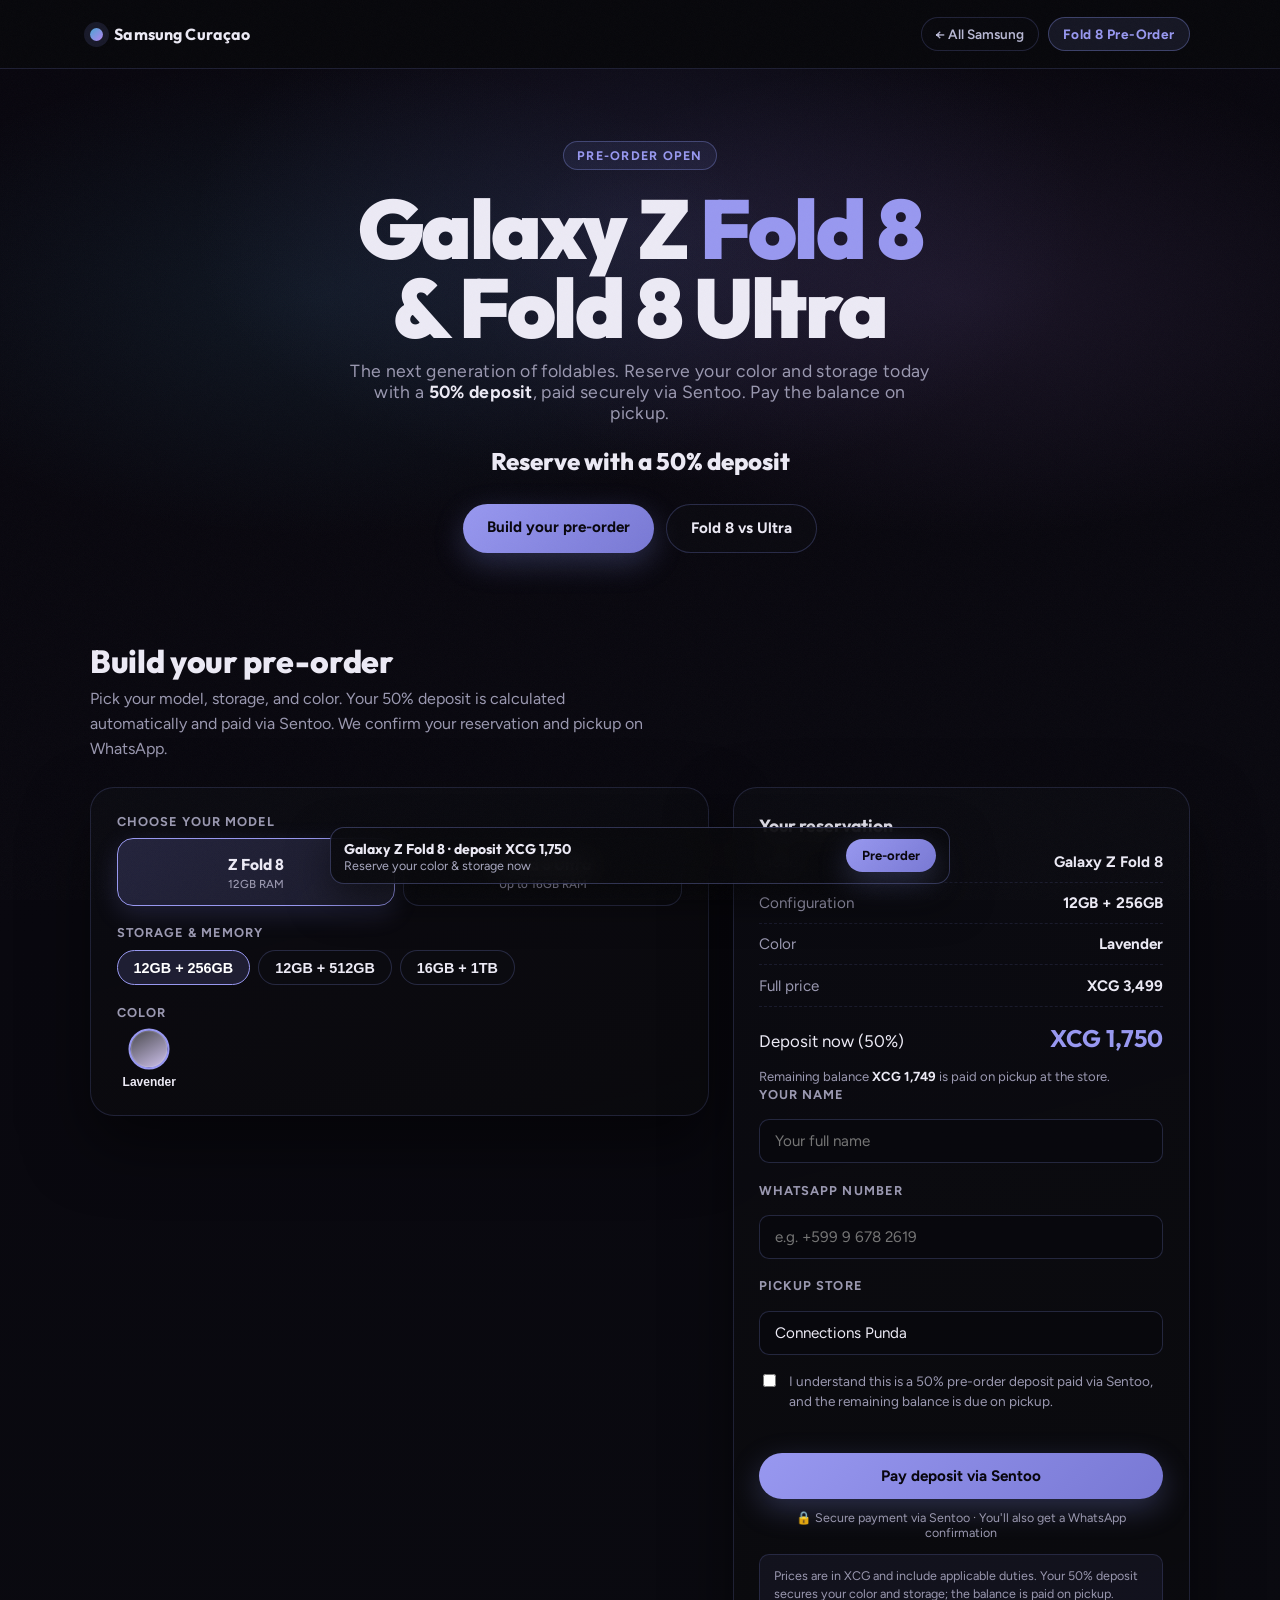
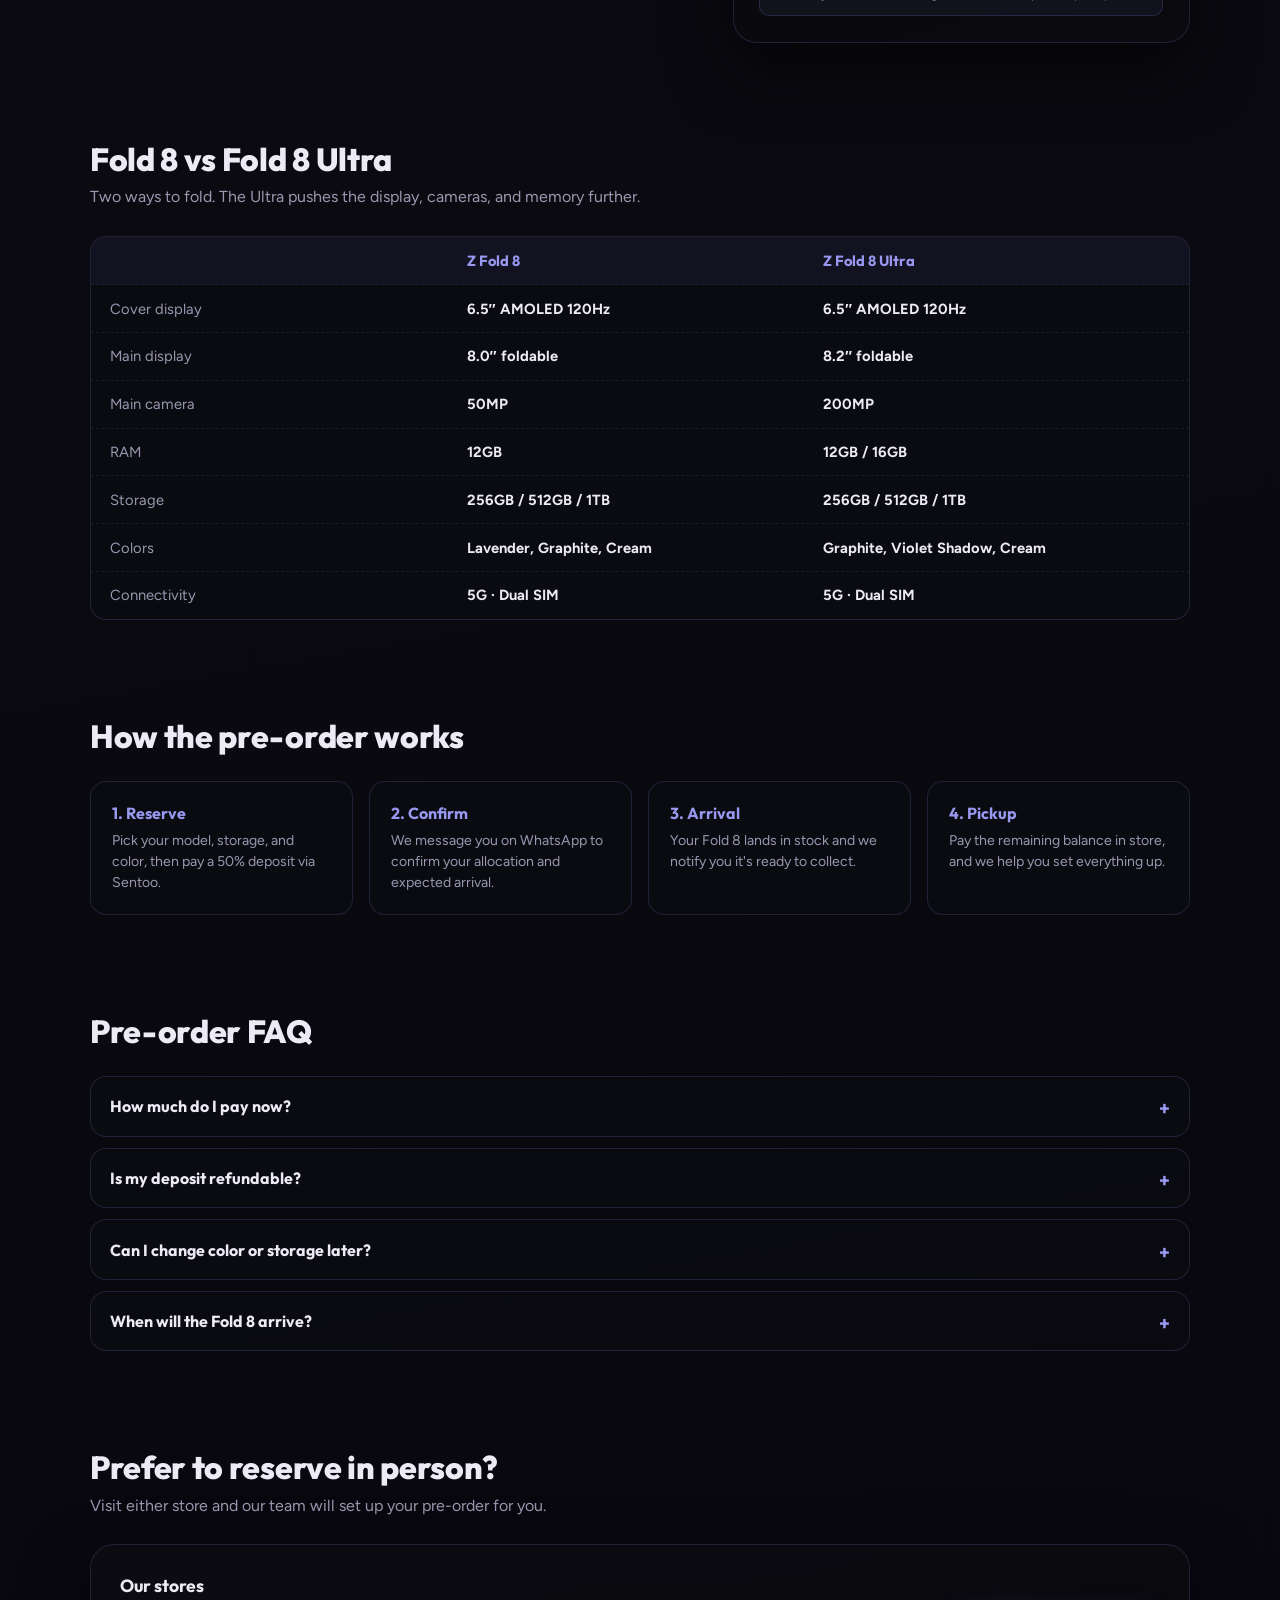
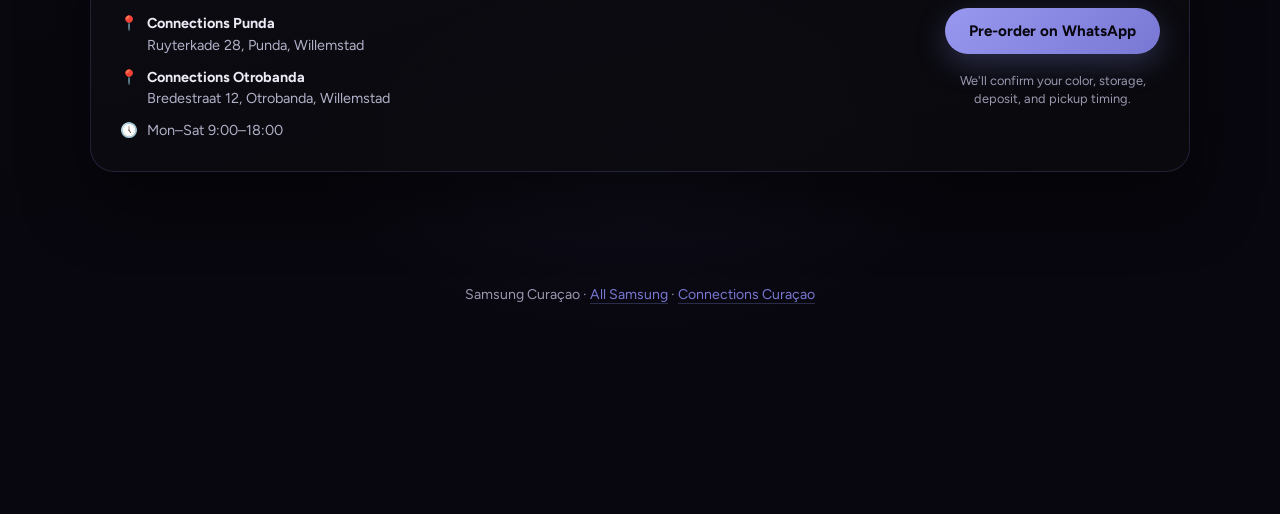
<file: fold8/index.html>
<!DOCTYPE html>
<html lang="en">
<head>
  <meta charset="UTF-8">
  <meta name="viewport" content="width=device-width, initial-scale=1.0">
  <title>Galaxy Z Fold 8 &amp; Fold 8 Ultra Pre-Order — Samsung Curaçao</title>
  <meta name="description" content="Pre-order the Samsung Galaxy Z Fold 8 and Z Fold 8 Ultra at Connections Curaçao. Reserve your color and storage with a 50% deposit paid securely via Sentoo. Punda &amp; Otrobanda.">
  <meta property="og:title" content="Galaxy Z Fold 8 &amp; Fold 8 Ultra Pre-Order — Samsung Curaçao">
  <meta property="og:description" content="Reserve the new Galaxy Z Fold 8 lineup with a 50% Sentoo deposit. Pick your color and storage now.">
  <meta property="og:type" content="product">
  <meta property="og:url" content="https://samsungcuracao.com/fold8">
  <meta name="twitter:card" content="summary_large_image">
  <link rel="canonical" href="https://samsungcuracao.com/fold8">
  <link rel="icon" href="data:image/svg+xml,<svg xmlns='http://www.w3.org/2000/svg' viewBox='0 0 100 100'><circle cx='50' cy='50' r='45' fill='%237878d4'/></svg>">
  <link rel="preconnect" href="https://fonts.googleapis.com">
  <link rel="preconnect" href="https://fonts.gstatic.com" crossorigin>
  <link href="https://fonts.googleapis.com/css2?family=Outfit:wght@400;500;600;700;800;900&family=Figtree:wght@400;500;600;700&display=swap" rel="stylesheet">
  <link rel="stylesheet" href="../css/shared.css">
  <script type="application/ld+json">
  {
    "@context": "https://schema.org/",
    "@type": "Product",
    "name": "Samsung Galaxy Z Fold 8",
    "description": "Samsung Galaxy Z Fold 8 and Z Fold 8 Ultra foldable smartphones. Pre-order with a 50% deposit via Sentoo at Connections Curaçao.",
    "brand": { "@type": "Brand", "name": "Samsung" },
    "category": "Smartphones",
    "offers": {
      "@type": "Offer",
      "priceCurrency": "XCG",
      "availability": "https://schema.org/PreOrder",
      "url": "https://samsungcuracao.com/fold8",
      "seller": { "@type": "Organization", "name": "Connections Curaçao" }
    }
  }
  </script>
  <script>document.documentElement.classList.add("js");</script>
  <style>
    /* ---- Hero ---- */
    .hero { position: relative; isolation: isolate; padding: 4.5rem 0 2.5rem; text-align: center; }
    .hero::before {
      content: ""; position: absolute; inset: 0; z-index: -1;
      background: radial-gradient(50% 70% at 50% 30%, rgba(120,120,212,0.14), transparent 70%);
      pointer-events: none;
    }
    .hero h1 {
      margin: 1.2rem 0 0; font-family: var(--font-display);
      font-size: clamp(2.6rem, 9vw, 5.2rem);
      font-weight: 900; line-height: 0.95; letter-spacing: -0.03em;
    }
    .c-fold { color: var(--brand-2); }
    .hero-sub { margin: 0.8rem auto 0; color: var(--muted); font-size: 1.1rem; letter-spacing: 0.02em; max-width: 54ch; }
    .hero-price { margin: 1.4rem 0 0; font-family: var(--font-display); font-size: 1.5rem; font-weight: 800; }
    .hero-cta { margin-top: 1.8rem; display: flex; justify-content: center; flex-wrap: wrap; gap: 0.7rem; }

    .btn[disabled] { opacity: 0.5; cursor: not-allowed; transform: none; box-shadow: none; }

    /* ---- Builder / Pre-order ---- */
    .builder { margin-top: 1.6rem; display: grid; grid-template-columns: 1.15fr 0.85fr; gap: 1.5rem; align-items: start; }
    .panel {
      background: linear-gradient(165deg, rgba(12,12,18,0.9), rgba(10,10,14,0.88));
      border: 1px solid var(--line); border-radius: var(--radius-lg);
      box-shadow: var(--shadow); padding: 1.6rem;
    }
    .panel-title { margin: 0 0 1rem; font-family: var(--font-display); font-size: 1.1rem; font-weight: 700; }
    .field-label {
      display: block; font-size: 0.8rem; text-transform: uppercase; letter-spacing: 0.08em;
      color: var(--muted); font-weight: 700; margin: 1.2rem 0 0.6rem;
    }
    .field-label:first-of-type { margin-top: 0; }

    .model-toggle { display: grid; grid-template-columns: 1fr 1fr; gap: 0.5rem; }
    .model-btn {
      cursor: pointer; border-radius: var(--radius-md);
      border: 1px solid rgba(120,130,210,0.25); background: rgba(12,12,18,0.5);
      padding: 0.9rem 0.7rem; text-align: center; color: var(--text);
      font-family: var(--font-display); font-weight: 700; font-size: 0.98rem;
      transition: border-color 160ms ease, background 160ms ease, transform 160ms ease;
    }
    .model-btn span { display: block; font-family: var(--font-body); font-weight: 500; font-size: 0.72rem; color: var(--muted); margin-top: 0.2rem; }
    .model-btn[aria-pressed="true"] {
      border-color: var(--brand-2);
      background: linear-gradient(135deg, rgba(120,120,212,0.22), rgba(152,152,240,0.12));
      box-shadow: 0 8px 24px rgba(120,120,212,0.2);
    }

    .chip-row { display: flex; flex-wrap: wrap; gap: 0.5rem; }
    .chip {
      cursor: pointer; border-radius: 999px;
      border: 1px solid rgba(120,130,210,0.25); background: rgba(12,12,18,0.5);
      padding: 0.55rem 1rem; color: var(--text); font-weight: 600; font-size: 0.9rem;
      transition: border-color 160ms ease, background 160ms ease;
    }
    .chip[aria-pressed="true"] { border-color: var(--brand-2); background: rgba(120,120,212,0.18); color: #fff; }

    .swatch-row { display: flex; flex-wrap: wrap; gap: 0.7rem; }
    .swatch { cursor: pointer; display: inline-flex; flex-direction: column; align-items: center; gap: 0.4rem; background: none; border: 0; color: var(--muted); font-size: 0.75rem; font-weight: 600; }
    .swatch .dot {
      width: 38px; height: 38px; border-radius: 50%;
      border: 2px solid transparent; box-shadow: 0 0 0 1px rgba(255,255,255,0.12) inset;
      transition: border-color 160ms ease, transform 160ms ease;
    }
    .swatch[aria-pressed="true"] { color: var(--text); }
    .swatch[aria-pressed="true"] .dot { border-color: var(--brand-2); transform: scale(1.08); }

    .summary-lines { display: grid; gap: 0.7rem; margin-top: 0.4rem; }
    .summary-line {
      display: flex; justify-content: space-between; align-items: baseline; gap: 1rem;
      font-size: 0.95rem; color: var(--muted);
      padding-bottom: 0.7rem; border-bottom: 1px dashed rgba(120,130,210,0.14);
    }
    .summary-line strong { color: var(--text); font-weight: 700; text-align: right; }
    .summary-line.deposit { border-bottom: 0; padding-top: 0.3rem; font-size: 1.05rem; color: var(--text); }
    .summary-line.deposit strong { color: var(--brand-2); font-family: var(--font-display); font-size: 1.5rem; }
    .summary-sub { margin: 0.2rem 0 0; font-size: 0.82rem; color: var(--muted); line-height: 1.5; }
    .price-note {
      margin: 0.9rem 0 0; font-size: 0.78rem; color: var(--muted);
      background: rgba(120,120,212,0.08); border: 1px solid rgba(120,130,210,0.2);
      border-radius: var(--radius-sm); padding: 0.7rem 0.85rem; line-height: 1.5;
    }

    .input {
      width: 100%; margin-top: 0.5rem;
      background: rgba(8,8,12,0.6); border: 1px solid rgba(120,130,210,0.25);
      border-radius: var(--radius-sm); padding: 0.75rem 0.9rem;
      color: var(--text); font-family: var(--font-body); font-size: 0.95rem;
    }
    .input:focus { outline: none; border-color: var(--brand-2); }
    select.input { appearance: none; }
    .terms { display: flex; gap: 0.6rem; align-items: flex-start; margin-top: 1rem; font-size: 0.85rem; color: var(--muted); line-height: 1.5; }
    .terms input { margin-top: 0.2rem; flex-shrink: 0; }
    .form-error { color: #ff9a9a; font-size: 0.85rem; margin-top: 0.7rem; min-height: 1em; }
    .submit-btn { width: 100%; margin-top: 1rem; }
    .secure-note { margin: 0.7rem 0 0; text-align: center; font-size: 0.78rem; color: var(--muted); }

    /* ---- Compare specs ---- */
    .compare { margin-top: 1.6rem; border-radius: var(--radius-md); border: 1px solid var(--line); overflow: hidden; background: var(--surface); }
    .compare-row { display: grid; grid-template-columns: 1fr 1fr 1fr; padding: 0.9rem 1.2rem; border-bottom: 1px dashed rgba(120,130,210,0.12); font-size: 0.92rem; gap: 0.6rem; }
    .compare-row:last-child { border-bottom: 0; }
    .compare-row .label { color: var(--muted); }
    .compare-row .val { font-weight: 700; }
    .compare-row.head { background: rgba(120,120,212,0.08); }
    .compare-row.head .val { font-family: var(--font-display); color: var(--brand-2); }

    /* ---- Timeline ---- */
    .timeline { display: grid; grid-template-columns: repeat(4, 1fr); gap: 1rem; margin-top: 1.6rem; }
    .timeline-item { background: var(--surface); border: 1px solid var(--line); border-radius: var(--radius-md); padding: 1.3rem; }
    .timeline-item strong { display: block; font-family: var(--font-display); color: var(--brand-2); margin-bottom: 0.4rem; }
    .timeline-item p { margin: 0; color: var(--muted); font-size: 0.88rem; line-height: 1.5; }

    /* ---- FAQ ---- */
    .faq { margin-top: 1.6rem; display: grid; gap: 0.7rem; }
    .faq details { background: var(--surface); border: 1px solid var(--line); border-radius: var(--radius-md); padding: 0.2rem 1.2rem; }
    .faq summary { cursor: pointer; padding: 1rem 0; font-weight: 700; font-family: var(--font-display); list-style: none; }
    .faq summary::-webkit-details-marker { display: none; }
    .faq summary::after { content: "+"; float: right; color: var(--brand-2); font-size: 1.2rem; }
    .faq details[open] summary::after { content: "\2212"; }
    .faq p { margin: 0 0 1rem; color: var(--muted); line-height: 1.55; font-size: 0.92rem; }

    /* ---- Store panel ---- */
    .store-panel {
      margin-top: 1.6rem; border-radius: var(--radius-lg); border: 1px solid var(--line);
      background: linear-gradient(165deg, rgba(12,12,18,0.9), rgba(10,10,14,0.88));
      box-shadow: var(--shadow); padding: 1.8rem;
      display: grid; grid-template-columns: 1fr auto; gap: 1.5rem; align-items: start;
    }
    .store-list { list-style: none; margin: 0; padding: 0; display: grid; gap: 0.65rem; }
    .store-item { display: flex; gap: 0.6rem; align-items: flex-start; font-size: 0.9rem; line-height: 1.5; color: #b0b0c8; }
    .store-item strong { color: var(--text); }
    .store-cta { display: flex; flex-direction: column; gap: 0.5rem; align-self: center; }
    .store-cta .btn { text-align: center; white-space: nowrap; min-width: 210px; }
    .store-note { margin: 0.6rem 0 0; color: var(--muted); font-size: 0.8rem; text-align: center; line-height: 1.4; }

    @media (max-width: 820px) {
      .builder { grid-template-columns: 1fr; }
      .timeline { grid-template-columns: repeat(2, 1fr); }
    }
    @media (max-width: 700px) {
      .store-panel { grid-template-columns: 1fr; }
      .store-cta { align-self: stretch; }
      .store-cta .btn { min-width: 0; width: 100%; }
      .compare-row { font-size: 0.82rem; padding: 0.8rem 0.9rem; }
    }
    @media (max-width: 600px) {
      .timeline { grid-template-columns: 1fr; }
      .hero { padding: 3rem 0 2rem; }
    }
  </style>
</head>
<body>

  <header class="topbar">
    <div class="shell topbar-row">
      <a href="/" class="brand" aria-label="Samsung Curaçao home">
        <span class="brand-dot" aria-hidden="true"></span>
        <span>Samsung Curaçao</span>
      </a>
      <div class="topbar-actions">
        <a class="nav-back" href="/">← All Samsung</a>
        <span class="nav-tag">Fold 8 Pre-Order</span>
      </div>
    </div>
  </header>

  <main>
    <section class="hero">
      <div class="shell">
        <span class="badge">Pre-Order Open</span>
        <h1>Galaxy Z <span class="c-fold">Fold 8</span><br>&amp; Fold 8 Ultra</h1>
        <p class="hero-sub">The next generation of foldables. Reserve your color and storage today with a <strong style="color:var(--text)">50% deposit</strong>, paid securely via Sentoo. Pay the balance on pickup.</p>
        <p class="hero-price" id="heroPrice">Reserve with a 50% deposit</p>
        <div class="hero-cta">
          <a class="btn btn-primary" href="#preorder">Build your pre-order</a>
          <a class="btn btn-ghost" href="#compare">Fold 8 vs Ultra</a>
        </div>
      </div>
    </section>

    <section id="preorder">
      <div class="shell">
        <h2 class="section-title">Build your pre-order</h2>
        <p class="section-note">Pick your model, storage, and color. Your 50% deposit is calculated automatically and paid via Sentoo. We confirm your reservation and pickup on WhatsApp.</p>

        <div class="builder">
          <div class="panel reveal">
            <div class="field-label">Choose your model</div>
            <div class="model-toggle" id="modelToggle" role="group" aria-label="Choose model">
              <button type="button" class="model-btn" data-model="fold8" aria-pressed="true">Z Fold 8<span>12GB RAM</span></button>
              <button type="button" class="model-btn" data-model="fold8ultra" aria-pressed="false">Z Fold 8 Ultra<span>Up to 16GB RAM</span></button>
            </div>

            <div class="field-label">Storage &amp; memory</div>
            <div class="chip-row" id="storageRow" role="group" aria-label="Choose storage"></div>

            <div class="field-label">Color</div>
            <div class="swatch-row" id="swatchRow" role="group" aria-label="Choose color"></div>
          </div>

          <div class="panel reveal">
            <h3 class="panel-title">Your reservation</h3>
            <div class="summary-lines">
              <div class="summary-line"><span>Model</span><strong id="sumModel">Galaxy Z Fold 8</strong></div>
              <div class="summary-line"><span>Configuration</span><strong id="sumConfig">12GB + 256GB</strong></div>
              <div class="summary-line"><span>Color</span><strong id="sumColor">Lavender</strong></div>
              <div class="summary-line"><span>Full price</span><strong id="sumPrice">XCG 0</strong></div>
              <div class="summary-line deposit"><span>Deposit now (50%)</span><strong id="sumDeposit">XCG 0</strong></div>
            </div>
            <p class="summary-sub">Remaining balance <strong id="sumBalance" style="color:var(--text)">XCG 0</strong> is paid on pickup at the store.</p>

            <form id="preorderForm" novalidate>
              <div class="field-label">Your name</div>
              <input class="input" id="poName" type="text" placeholder="Your full name" autocomplete="name">

              <div class="field-label">WhatsApp number</div>
              <input class="input" id="poPhone" type="tel" placeholder="e.g. +599 9 678 2619" autocomplete="tel">

              <div class="field-label">Pickup store</div>
              <select class="input" id="poStore">
                <option value="Punda">Connections Punda</option>
                <option value="Otrobanda">Connections Otrobanda</option>
              </select>

              <label class="terms">
                <input type="checkbox" id="poTerms">
                <span>I understand this is a 50% pre-order deposit paid via Sentoo, and the remaining balance is due on pickup.</span>
              </label>

              <div class="form-error" id="poError" aria-live="polite"></div>
              <button type="submit" class="btn btn-primary submit-btn" id="poSubmit">Pay deposit via Sentoo</button>
              <p class="secure-note">🔒 Secure payment via Sentoo &middot; You'll also get a WhatsApp confirmation</p>
            </form>

            <p class="price-note" id="priceNote">Prices are in XCG and include applicable duties. Your 50% deposit secures your color and storage; the balance is paid on pickup.</p>
          </div>
        </div>
      </div>
    </section>

    <section id="compare">
      <div class="shell">
        <h2 class="section-title">Fold 8 vs Fold 8 Ultra</h2>
        <p class="section-note">Two ways to fold. The Ultra pushes the display, cameras, and memory further.</p>
        <div class="compare reveal">
          <div class="compare-row head">
            <span class="label">&nbsp;</span>
            <span class="val">Z Fold 8</span>
            <span class="val">Z Fold 8 Ultra</span>
          </div>
          <div class="compare-row"><span class="label">Cover display</span><span class="val">6.5&Prime; AMOLED 120Hz</span><span class="val">6.5&Prime; AMOLED 120Hz</span></div>
          <div class="compare-row"><span class="label">Main display</span><span class="val">8.0&Prime; foldable</span><span class="val">8.2&Prime; foldable</span></div>
          <div class="compare-row"><span class="label">Main camera</span><span class="val">50MP</span><span class="val">200MP</span></div>
          <div class="compare-row"><span class="label">RAM</span><span class="val">12GB</span><span class="val">12GB / 16GB</span></div>
          <div class="compare-row"><span class="label">Storage</span><span class="val">256GB / 512GB / 1TB</span><span class="val">256GB / 512GB / 1TB</span></div>
          <div class="compare-row"><span class="label">Colors</span><span class="val">Lavender, Graphite, Cream</span><span class="val">Graphite, Violet Shadow, Cream</span></div>
          <div class="compare-row"><span class="label">Connectivity</span><span class="val">5G &middot; Dual SIM</span><span class="val">5G &middot; Dual SIM</span></div>
        </div>
      </div>
    </section>

    <section>
      <div class="shell">
        <h2 class="section-title">How the pre-order works</h2>
        <div class="timeline reveal">
          <article class="timeline-item"><strong>1. Reserve</strong><p>Pick your model, storage, and color, then pay a 50% deposit via Sentoo.</p></article>
          <article class="timeline-item"><strong>2. Confirm</strong><p>We message you on WhatsApp to confirm your allocation and expected arrival.</p></article>
          <article class="timeline-item"><strong>3. Arrival</strong><p>Your Fold 8 lands in stock and we notify you it's ready to collect.</p></article>
          <article class="timeline-item"><strong>4. Pickup</strong><p>Pay the remaining balance in store, and we help you set everything up.</p></article>
        </div>
      </div>
    </section>

    <section>
      <div class="shell">
        <h2 class="section-title">Pre-order FAQ</h2>
        <div class="faq reveal">
          <details><summary>How much do I pay now?</summary><p>A 50% deposit of your selected variant's price, paid securely via Sentoo. The remaining 50% is paid when you collect the phone in store.</p></details>
          <details><summary>Is my deposit refundable?</summary><p>If we can't fulfill your pre-order, your deposit is fully refunded. For change-of-mind cancellations, contact us on WhatsApp and we'll walk you through the options.</p></details>
          <details><summary>Can I change color or storage later?</summary><p>Yes — as long as the variant is still available, just message us on WhatsApp and we'll update your reservation.</p></details>
          <details><summary>When will the Fold 8 arrive?</summary><p>We confirm the expected arrival window on WhatsApp right after your deposit. Pre-ordering secures your color and storage in the first allocation.</p></details>
        </div>
      </div>
    </section>

    <section id="visit">
      <div class="shell">
        <h2 class="section-title">Prefer to reserve in person?</h2>
        <p class="section-note">Visit either store and our team will set up your pre-order for you.</p>
        <div class="store-panel reveal">
          <div>
            <h3 class="panel-title">Our stores</h3>
            <ul class="store-list">
              <li class="store-item"><span class="icon">&#x1F4CD;</span><div><strong>Connections Punda</strong><br>Ruyterkade 28, Punda, Willemstad</div></li>
              <li class="store-item"><span class="icon">&#x1F4CD;</span><div><strong>Connections Otrobanda</strong><br>Bredestraat 12, Otrobanda, Willemstad</div></li>
              <li class="store-item"><span class="icon">&#x1F554;</span><div>Mon&ndash;Sat 9:00&ndash;18:00</div></li>
            </ul>
          </div>
          <div class="store-cta">
            <a class="btn btn-primary" href="https://wa.me/59996782619?text=Hi%2C%20I%27d%20like%20to%20pre-order%20the%20Galaxy%20Z%20Fold%208.%20Can%20you%20help%3F" target="_blank" rel="noopener">Pre-order on WhatsApp</a>
            <p class="store-note">We'll confirm your color, storage,<br>deposit, and pickup timing.</p>
          </div>
        </div>
      </div>
    </section>
  </main>

  <div class="sticky-cta">
    <div>
      <strong id="stickyText">Galaxy Z Fold 8 &middot; 50% deposit</strong>
      <p>Reserve your color &amp; storage now</p>
    </div>
    <a class="btn btn-primary" href="#preorder">Pre-order</a>
  </div>

  <footer>
    <div class="shell">
      Samsung Curaçao &middot; <a href="/">All Samsung</a> &middot; <a href="https://connectionscuracao.net?utm_source=samsungcuracao&amp;utm_medium=referral">Connections Curaçao</a>
    </div>
  </footer>

  <script>
    /* =========================================================================
       PRE-ORDER CONFIG  —  EDIT THIS BLOCK
       -------------------------------------------------------------------------
       Each variant's price is stored as the supplier USD price. The XCG selling
       price is computed with:   XCG = round(USD * 1.15 * 1.82 + 600)  then
       rounded to a charm price ending in 99. The 50% deposit and remaining
       balance derive automatically. To reprice, update the "usd" number for a
       variant (or the constants below). To add/remove a variant, edit the skus.
       ========================================================================= */
    const WHATSAPP_NUMBER = "59996782619";
    const SENTOO_BASE_URL = "https://sentoo.pro/connections-curacao";
    const DEPOSIT_RATE = 0.5; // 50% deposit

    // USD -> XCG pricing formula
    const USD_MULTIPLIER = 1.15 * 1.82; // supplier USD conversion/markup
    const FLAT_MARKUP = 600;            // flat XCG added on top
    function rawXcg(usd) { return usd * USD_MULTIPLIER + FLAT_MARKUP; }
    function xcgPrice(usd) { return Math.round(rawXcg(usd) / 100) * 100 - 1; } // charm price ending in 99

    const COLOR_SWATCH = {
      "Lavender":       "linear-gradient(150deg, #ffffff40, #cfc3ee)",
      "Graphite":       "linear-gradient(150deg, #ffffff30, #45454e)",
      "Cream":          "linear-gradient(150deg, #ffffff40, #ece2cd)",
      "Violet Shadow":  "linear-gradient(150deg, #ffffff30, #5e4f86)"
    };

    const VARIANTS = {
      fold8: {
        label: "Galaxy Z Fold 8",
        storages: {
          "256GB": { ram: "12GB" },
          "512GB": { ram: "12GB" },
          "1TB":   { ram: "16GB" }
        },
        skus: [
          { storage: "256GB", color: "Lavender", usd: 1366 },
          { storage: "512GB", color: "Lavender", usd: 1529 },
          { storage: "512GB", color: "Graphite", usd: 1529 },
          { storage: "512GB", color: "Cream",    usd: 1529 },
          { storage: "1TB",   color: "Graphite", usd: 1855 }
        ]
      },
      fold8ultra: {
        label: "Galaxy Z Fold 8 Ultra",
        storages: {
          "256GB": { ram: "12GB" },
          "512GB": { ram: "12GB" },
          "1TB":   { ram: "16GB" }
        },
        skus: [
          { storage: "256GB", color: "Graphite",      usd: 1628 },
          { storage: "256GB", color: "Violet Shadow", usd: 1628 },
          { storage: "256GB", color: "Cream",         usd: 1628 },
          { storage: "512GB", color: "Graphite",      usd: 1791 },
          { storage: "512GB", color: "Violet Shadow", usd: 1791 },
          { storage: "512GB", color: "Cream",         usd: 1791 },
          { storage: "1TB",   color: "Graphite",      usd: 2118 }
        ]
      }
    };
    /* ===================  END CONFIG  =================== */

    (function () {
      const state = { model: "fold8", storage: null, color: null };
      const storageRow = document.getElementById("storageRow");
      const swatchRow = document.getElementById("swatchRow");

      function formatPrice(n) { return "XCG " + Math.round(n).toLocaleString("en-US"); }
      function sentooLink(amount) { return SENTOO_BASE_URL + "/" + Math.round(amount * 100); }
      function skusFor(model) { return VARIANTS[model].skus; }

      function storagesFor(model) {
        const order = Object.keys(VARIANTS[model].storages);
        const present = new Set(skusFor(model).map(s => s.storage));
        return order.filter(s => present.has(s));
      }
      function colorsFor(model, storage) {
        return skusFor(model).filter(s => s.storage === storage).map(s => s.color);
      }
      function findSku(model, storage, color) {
        return skusFor(model).find(s => s.storage === storage && s.color === color) || null;
      }

      function renderStorages() {
        const storages = storagesFor(state.model);
        if (!storages.includes(state.storage)) state.storage = storages[0];
        storageRow.innerHTML = "";
        storages.forEach(st => {
          const ram = VARIANTS[state.model].storages[st].ram;
          const btn = document.createElement("button");
          btn.type = "button";
          btn.className = "chip";
          btn.textContent = ram + " + " + st;
          btn.setAttribute("aria-pressed", String(st === state.storage));
          btn.addEventListener("click", () => { state.storage = st; renderSwatches(); updateSummary(); syncPressed(storageRow, st); });
          storageRow.appendChild(btn);
        });
      }

      function renderSwatches() {
        const colors = colorsFor(state.model, state.storage);
        if (!colors.includes(state.color)) state.color = colors[0];
        swatchRow.innerHTML = "";
        colors.forEach(col => {
          const btn = document.createElement("button");
          btn.type = "button";
          btn.className = "swatch";
          btn.setAttribute("aria-pressed", String(col === state.color));
          const dot = document.createElement("span");
          dot.className = "dot";
          dot.style.background = COLOR_SWATCH[col] || "linear-gradient(150deg,#ffffff30,#888)";
          const name = document.createElement("span");
          name.textContent = col;
          btn.appendChild(dot);
          btn.appendChild(name);
          btn.addEventListener("click", () => { state.color = col; updateSummary(); syncPressed(swatchRow, null, col); });
          swatchRow.appendChild(btn);
        });
      }

      function syncPressed(row, storage, color) {
        row.querySelectorAll("button").forEach(b => {
          const match = storage != null
            ? b.textContent.endsWith(storage)
            : (b.querySelector("span:last-child") && b.querySelector("span:last-child").textContent === color);
          b.setAttribute("aria-pressed", String(!!match));
        });
      }

      function updateSummary() {
        const sku = findSku(state.model, state.storage, state.color);
        const ram = state.storage ? VARIANTS[state.model].storages[state.storage].ram : "";
        document.getElementById("sumModel").textContent = VARIANTS[state.model].label;
        document.getElementById("sumConfig").textContent = ram + " + " + state.storage;
        document.getElementById("sumColor").textContent = state.color || "-";

        const price = sku ? xcgPrice(sku.usd) : 0;
        const deposit = Math.round(price * DEPOSIT_RATE);
        const balance = price - deposit;
        document.getElementById("sumPrice").textContent = formatPrice(price);
        document.getElementById("sumDeposit").textContent = formatPrice(deposit);
        document.getElementById("sumBalance").textContent = formatPrice(balance);
        document.getElementById("stickyText").innerHTML = VARIANTS[state.model].label + " &middot; deposit " + formatPrice(deposit);
      }

      function selectModel(model) {
        state.model = model;
        document.querySelectorAll("#modelToggle .model-btn").forEach(b => {
          b.setAttribute("aria-pressed", String(b.dataset.model === model));
        });
        renderStorages();
        renderSwatches();
        updateSummary();
      }

      document.querySelectorAll("#modelToggle .model-btn").forEach(b => {
        b.addEventListener("click", () => selectModel(b.dataset.model));
      });

      const form = document.getElementById("preorderForm");
      const errorEl = document.getElementById("poError");

      form.addEventListener("submit", function (e) {
        e.preventDefault();
        const name = document.getElementById("poName").value.trim();
        const phone = document.getElementById("poPhone").value.trim();
        const store = document.getElementById("poStore").value;
        const terms = document.getElementById("poTerms").checked;
        const sku = findSku(state.model, state.storage, state.color);

        if (!sku) { errorEl.textContent = "Please choose a storage and color."; return; }
        if (!name) { errorEl.textContent = "Please enter your name."; return; }
        if (!phone) { errorEl.textContent = "Please enter your WhatsApp number."; return; }
        if (!terms) { errorEl.textContent = "Please accept the pre-order deposit terms to continue."; return; }
        errorEl.textContent = "";

        const ram = VARIANTS[state.model].storages[state.storage].ram;
        const price = xcgPrice(sku.usd);
        const deposit = Math.round(price * DEPOSIT_RATE);
        const balance = price - deposit;
        const orderId = "FOLD8-" + Date.now().toString(36).toUpperCase();

        const lines = [
          "Hi Connections! I'd like to pre-order:",
          "Order: " + orderId,
          "Model: " + VARIANTS[state.model].label,
          "Config: " + ram + " + " + state.storage + " · " + state.color,
          "Full price: " + formatPrice(price),
          "Deposit now (50%): " + formatPrice(deposit),
          "Balance on pickup: " + formatPrice(balance),
          "Pickup store: " + store,
          "Name: " + name,
          "Phone: " + phone,
          "",
          "Payment: Sentoo (50% deposit)"
        ];
        const message = lines.join("\n");
        const payUrl = sentooLink(deposit);
        const waUrl = "https://wa.me/" + WHATSAPP_NUMBER + "?text=" + encodeURIComponent(message);

        window.open(payUrl, "_blank", "noopener");
        window.open(waUrl, "_blank", "noopener");
      });

      selectModel("fold8");

      var observer = new IntersectionObserver(function (entries) {
        entries.forEach(function (entry) {
          if (entry.isIntersecting) { entry.target.classList.add("in"); observer.unobserve(entry.target); }
        });
      }, { threshold: 0.15 });
      document.querySelectorAll(".reveal").forEach(function (el, i) {
        el.style.transitionDelay = (i * 80) + "ms";
        observer.observe(el);
      });
    })();
  </script>
</body>
</html>
</file>
<file: css/shared.css>
/* ---- Design tokens ---- */
:root {
  --bg: #08080c;
  --surface: rgba(12, 12, 18, 0.72);
  --line: rgba(120, 130, 210, 0.2);
  --text: #eceaf5;
  --muted: #9a98b0;
  --brand: #7878d4;
  --brand-2: #9898f0;
  --accent-a37: #4ca4d4;
  --accent-a57: #b484f0;
  --save: #4ade80;
  --shadow: 0 28px 64px rgba(0,0,0,0.5);
  --radius-lg: 24px;
  --radius-md: 16px;
  --radius-sm: 10px;
  --font-display: "Outfit", "Avenir Next", sans-serif;
  --font-body: "Figtree", "Segoe UI", sans-serif;
}

* { box-sizing: border-box; }
html { margin: 0; padding: 0; scroll-behavior: smooth; }

body {
  margin: 0; padding: 0;
  font-family: var(--font-body);
  color: var(--text);
  background:
    radial-gradient(800px 400px at 25% 8%, rgba(76,164,212,0.1), transparent 60%),
    radial-gradient(800px 400px at 75% 8%, rgba(180,132,240,0.1), transparent 60%),
    radial-gradient(600px 350px at 50% 90%, rgba(120,120,212,0.06), transparent 55%),
    linear-gradient(170deg, #08060e 0%, #0a0a10 48%, #08060e 100%);
  min-height: 100%;
  padding-bottom: 7rem;
}

body::before {
  content: "";
  position: fixed; inset: 0;
  pointer-events: none; z-index: 100; opacity: 0.028;
  background: url("data:image/svg+xml,%3Csvg viewBox='0 0 256 256' xmlns='http://www.w3.org/2000/svg'%3E%3Cfilter id='n'%3E%3CfeTurbulence type='fractalNoise' baseFrequency='0.85' numOctaves='4' stitchTiles='stitch'/%3E%3C/filter%3E%3Crect width='100%25' height='100%25' filter='url(%23n)'/%3E%3C/svg%3E");
  background-size: 180px;
}

a { color: inherit; text-decoration: none; }
.shell { width: min(1100px, calc(100% - 2rem)); margin: 0 auto; }

/* ---- Topbar ---- */
.topbar {
  position: sticky; top: 0; z-index: 30;
  backdrop-filter: blur(14px);
  background: rgba(8,8,12,0.8);
  border-bottom: 1px solid var(--line);
}
.topbar-row {
  min-height: 68px;
  display: flex; align-items: center; justify-content: space-between; gap: 1rem;
}
.brand {
  display: inline-flex; align-items: center; gap: 0.7rem;
  font-family: var(--font-display); font-weight: 700; letter-spacing: 0.01em;
}
.brand-dot {
  width: 13px; height: 13px; border-radius: 50%;
  background: linear-gradient(135deg, var(--accent-a37), var(--accent-a57));
  box-shadow: 0 0 0 6px rgba(120,130,210,0.15);
}
.topbar-actions { display: inline-flex; align-items: center; gap: 0.55rem; }
.nav-back {
  border-radius: 999px;
  border: 1px solid rgba(120,130,210,0.22);
  background: rgba(12,12,18,0.45);
  padding: 0.5rem 0.85rem; font-size: 0.85rem; color: #b8b8d4; font-weight: 600;
}
.nav-tag {
  display: inline-flex; gap: 0.4rem; align-items: center;
  border-radius: 999px;
  border: 1px solid rgba(120,130,210,0.4);
  background: rgba(120,130,210,0.12);
  padding: 0.5rem 0.9rem; font-weight: 700; font-size: 0.85rem;
  color: var(--brand-2); letter-spacing: 0.03em;
}

/* ---- Buttons ---- */
.btn {
  border: 0; cursor: pointer; border-radius: 999px;
  padding: 0.88rem 1.5rem; font-weight: 700; font-size: 0.95rem;
  font-family: var(--font-body);
  transition: transform 160ms ease, box-shadow 160ms ease;
  display: inline-block; text-align: center;
}
.btn:hover { transform: translateY(-2px); }
.btn-primary {
  color: #08060e;
  background: linear-gradient(135deg, var(--brand-2), var(--brand));
  box-shadow: 0 10px 30px rgba(120,130,210,0.3);
}
.btn-primary:hover { box-shadow: 0 14px 40px rgba(120,130,210,0.4); }
.btn-a37 {
  color: #060a0e;
  background: linear-gradient(135deg, #5ec4f0, #4ca4d4);
  box-shadow: 0 10px 30px rgba(76,164,212,0.3);
}
.btn-a57 {
  color: #0a060e;
  background: linear-gradient(135deg, #b484f0, #9464d4);
  box-shadow: 0 10px 30px rgba(148,100,212,0.3);
}
.btn-ghost {
  color: var(--text);
  border: 1px solid rgba(120,130,210,0.28);
  background: rgba(12,12,18,0.5);
}

/* ---- Shared section styles ---- */
section { padding: 3rem 0; }
.section-title {
  margin: 0; font-family: var(--font-display);
  font-size: clamp(1.4rem, 3.5vw, 2rem); font-weight: 800; letter-spacing: -0.01em;
}
.section-note {
  margin: 0.4rem 0 0; color: var(--muted); line-height: 1.55; max-width: 56ch;
}
.badge {
  display: inline-flex; align-items: center; gap: 0.4rem;
  padding: 0.38rem 0.85rem; border-radius: 999px;
  border: 1px solid rgba(120,130,210,0.4);
  background: rgba(120,130,210,0.1);
  font-size: 0.78rem; font-weight: 700; letter-spacing: 0.1em;
  text-transform: uppercase; color: var(--brand-2);
}

/* ---- Footer ---- */
footer {
  padding: 4rem 0 6rem; color: var(--muted); text-align: center;
  font-size: 0.88rem; line-height: 1.6;
}
footer a { color: var(--brand); border-bottom: 1px solid rgba(120,130,210,0.3); }

/* ---- Reveal ---- */
.reveal { opacity: 1; transform: none; }
.js .reveal { opacity: 0; transform: translateY(18px); transition: opacity 480ms ease, transform 480ms ease; }
.js .reveal.in { opacity: 1; transform: translateY(0); }

/* ---- Sticky CTA ---- */
.sticky-cta {
  position: fixed; left: 50%; bottom: 1rem; transform: translateX(-50%);
  z-index: 40;
  width: min(620px, calc(100% - 1rem));
  border-radius: 14px;
  border: 1px solid rgba(120,130,210,0.35);
  background: rgba(8,8,12,0.88);
  backdrop-filter: blur(12px);
  display: flex; align-items: center; justify-content: space-between; gap: 0.5rem;
  padding: 0.65rem 0.8rem;
  box-shadow: 0 16px 40px rgba(0,0,0,0.5);
}
.sticky-cta strong {
  font-size: 0.88rem; font-family: var(--font-display); font-weight: 700;
}
.sticky-cta p { margin: 0; font-size: 0.78rem; color: #a8a8c0; }
.sticky-cta .btn { padding: 0.55rem 1rem; font-size: 0.82rem; flex-shrink: 0; }

@media (max-width: 600px) {
  .sticky-cta { width: calc(100% - 0.9rem); left: 0.45rem; transform: none; }
  .sticky-cta p { display: none; }
  .topbar-actions { gap: 0.35rem; }
  .nav-back, .nav-tag { font-size: 0.78rem; padding: 0.45rem 0.65rem; }
  section { padding: 2.2rem 0; }
}
.tile-kingsday {
  position: absolute;
  top: 0.55rem;
  left: 0.55rem;
  font-size: 0.6rem;
  font-weight: 800;
  letter-spacing: 0.1em;
  text-transform: uppercase;
  color: #FF6600;
  background: rgba(255, 102, 0, 0.12);
  border: 1px solid rgba(255, 102, 0, 0.45);
  padding: 0.22rem 0.5rem;
  border-radius: 999px;
}
.tile { position: relative; }


[hidden] { display: none !important; }
a:focus-visible, button:focus-visible, summary:focus-visible { outline: 3px solid #b484f0; outline-offset: 4px; }
html { scroll-padding-top: 85px; }
@media(prefers-reduced-motion:reduce){html{scroll-behavior:auto}*,*::before,*::after{transition:none!important;animation:none!important}.js .reveal{opacity:1;transform:none}}
</file>
